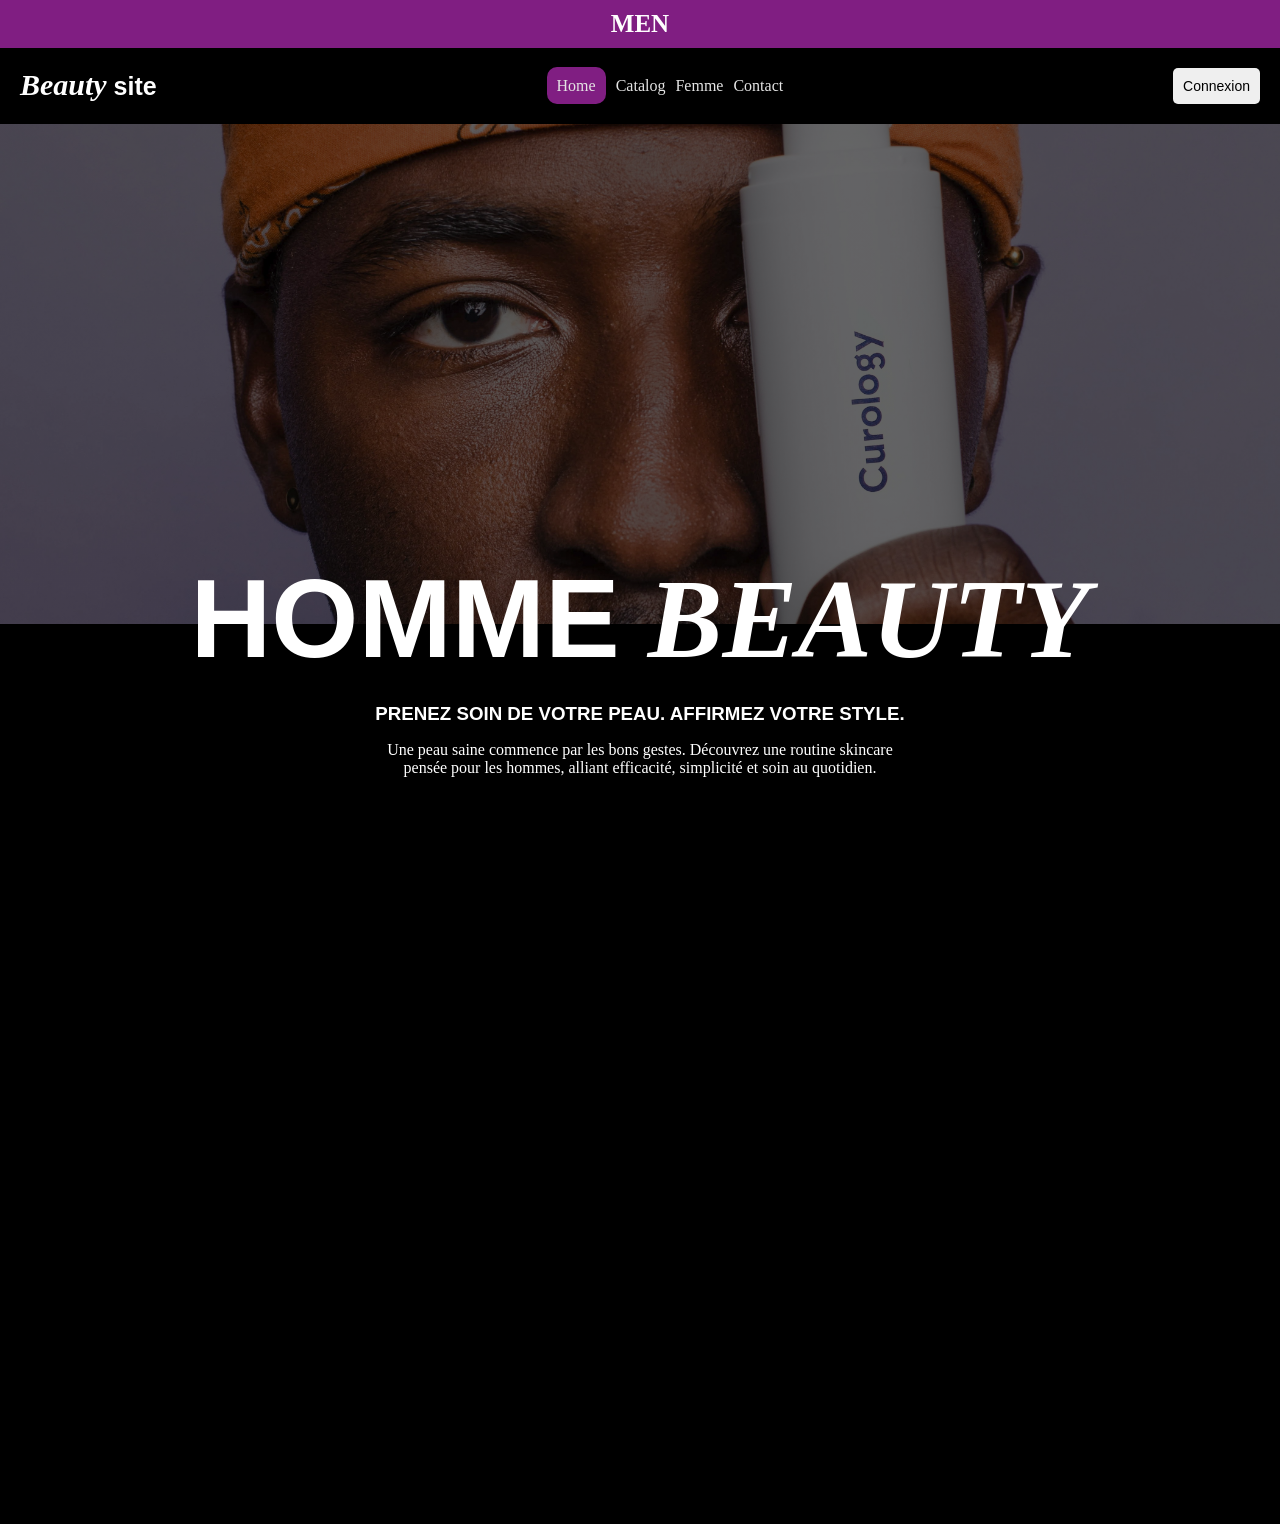
<file: Pages/Index.html>
<!DOCTYPE html>
<html lang="en">
<head>
    <meta charset="UTF-8">
    <meta name="viewport" content="width=device-width, initial-scale=1.0">
    <title>Beauty site</title>
    <link rel="stylesheet" href="/CSS/style.css">


</head>
<body>

    <header>

        <div>
            <h2>MEN</h2>
        </div>

        <nav>
           
            <h2><span>Beauty</span> site</h2>
            <ul>
                <li><a href="" class="active">Home</a></li>
                <li><a href="">Catalog</a></li>
                <li><a href="">Femme</a></li>
                <li><a href="">Contact</a></li>
            </ul>

                <button>Connexion</button>
        </nav>

    </header>

    <main>
        <section class="banner">
            <div>
                <!-- <h1>The<span>Beauty</span> Site</h1>
                <p>Lorem ipsum dolor sit amet consectetur adipisicing elit. 
                    Magnam tenetur repudiandae quo assumenda quaerat voluptatum dolores!
                     Delectus veniam quod aspernatur! 
                    Nulla adipisci modi error dignissimos ullam. Quos, provident ea? Sequi?

                    Lorem ipsum dolor sit amet consectetur adipisicing elit. 
                    
                
                </p>
                <button>Voir notre Catalog</button> -->
            </div>
        </section>

        <section class="part_principal">
            <h1><span>HOMME</span> BEAUTY</h1>

            <div>
               <h3>PRENEZ SOIN DE VOTRE PEAU. AFFIRMEZ VOTRE STYLE.</h3>
               <p>Une peau saine commence par les bons gestes. Découvrez une routine skincare pensée pour les hommes, alliant efficacité, simplicité et soin au quotidien.</p>
            </div>
        </section>
    </main>
    <footer></footer>
    
</body>
</html>
</file>
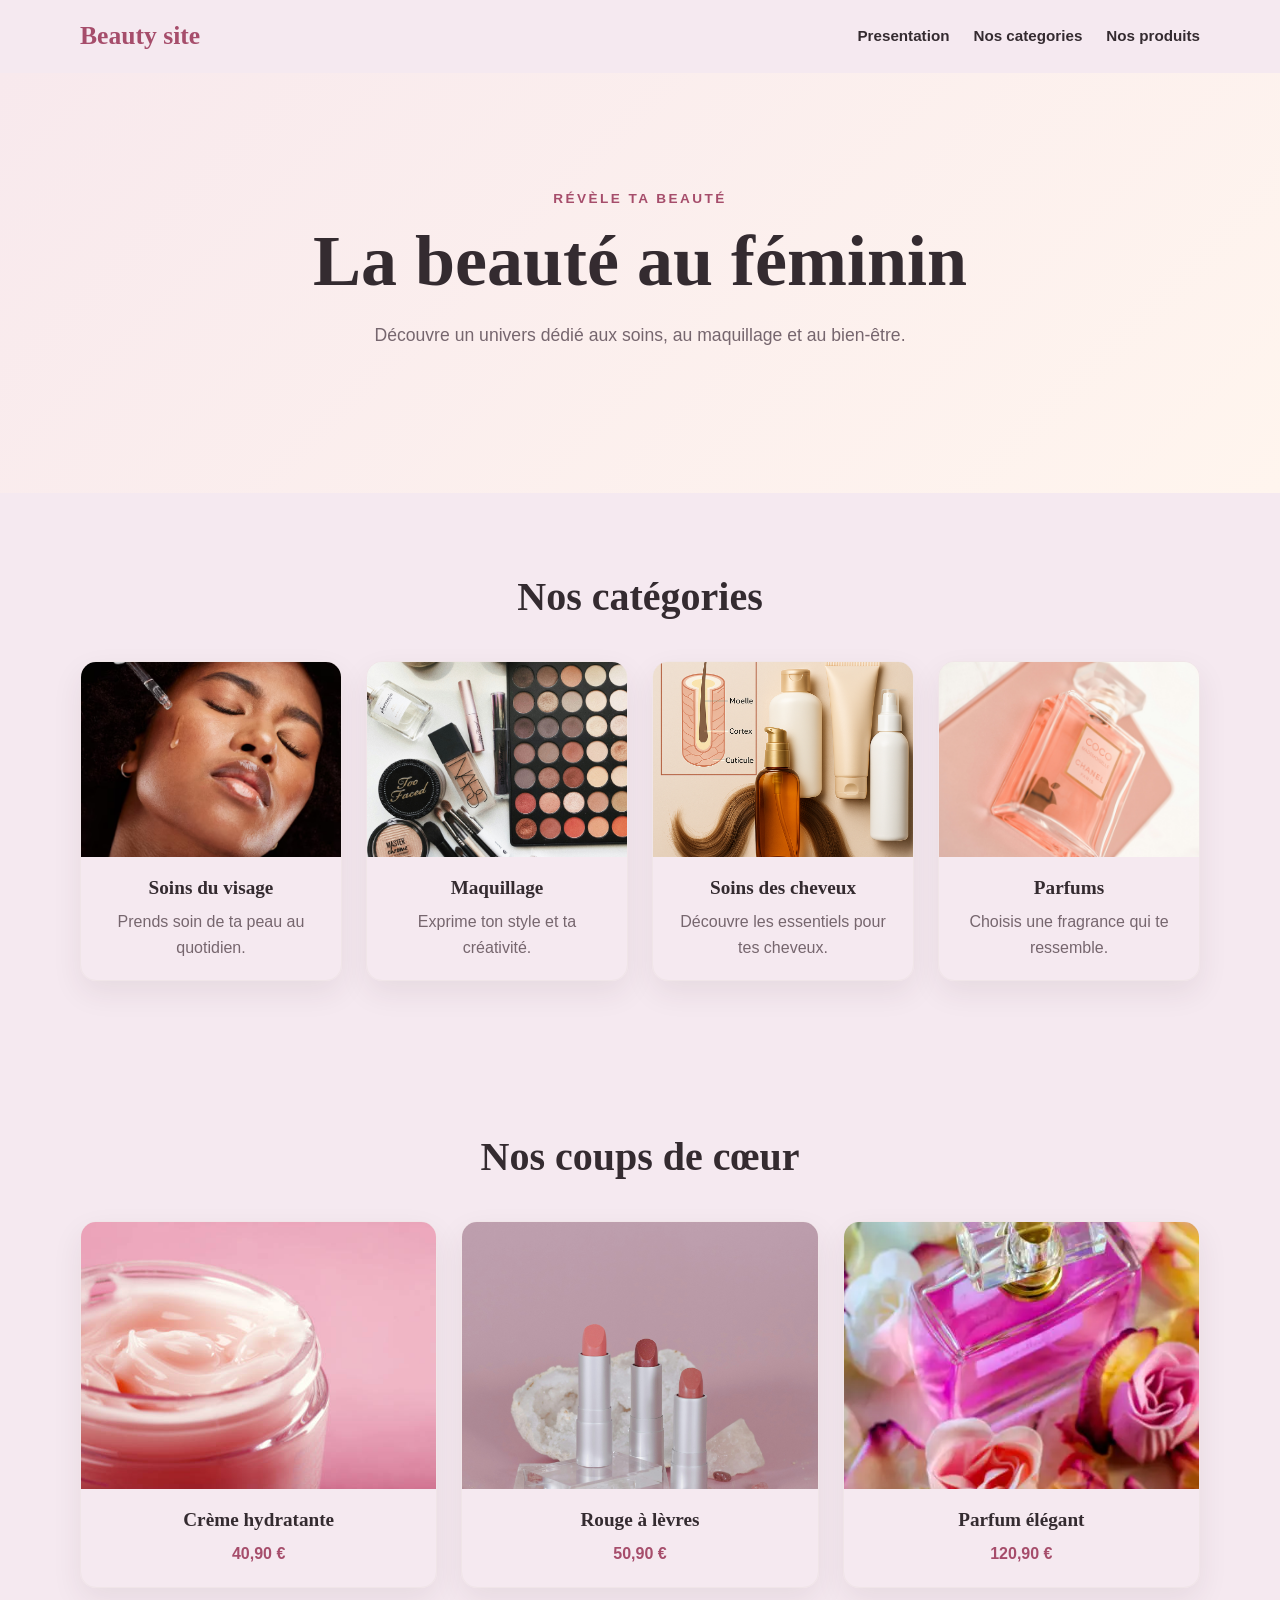
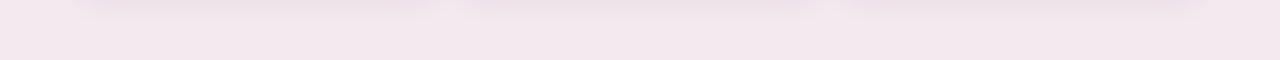
<file: bty.html>
<!DOCTYPE html>
<html lang="fr">
<head>
    <meta charset="UTF-8">
    <meta name="viewport" content="width=device-width, initial-scale=1.0">
    <title>Beauty-site_for woman</title>
    <link rel="stylesheet" href="css/bty.css">
</head>
<body>
<header>
    <h1>Beauty site</h1>
    <nav>
        <a href="Presentation"> Presentation</a>
        <a href="Nos categories">Nos categories</a>
        <a href="Nos produits">Nos produits</a>
    </nav>
   
</header>
<body>
<section id="presentation" class="banniere">
    <p class="slogan">RÉVÈLE TA BEAUTÉ</p>

    <h1>La beauté au féminin</h1>

    <p>
        Découvre un univers dédié aux soins,
        au maquillage et au bien-être.
    </p>

    
</section>

<section id="categories">
    <h2>Nos catégories</h2>

    <div class="categories">

        <article class="categorie">
            <img src="asset/img_soinvisage.avif"
                 alt="Produits de soins">
            <h3>Soins du visage</h3>
            <p>Prends soin de ta peau au quotidien.</p>
        </article>

        <article class="categorie">
            <img src="asset/img_maquillage.jpg"
                 alt="Produits de maquillage">
            <h3>Maquillage</h3>
            <p>Exprime ton style et ta créativité.</p>
        </article>

        <article class="categorie">
            <img src="asset/img_soin-cheveux.png"
                 alt="Produits capillaires">
            <h3>Soins des cheveux</h3>
            <p>Découvre les essentiels pour tes cheveux.</p>
        </article>

        <article class="categorie">
            <img src="asset/img_parfums.jpg"
                 alt="Flacons de parfum">
            <h3>Parfums</h3>
            <p>Choisis une fragrance qui te ressemble.</p>
        </article>

    </div>
</section>

<section id="produits">
    <h2>Nos coups de cœur</h2>

    <div class="produits">

     <article class="produit">
            <img src="asset/img_creme.jpg"
                 alt="Crème hydratante">
            <h3>Crème hydratante</h3>
            <p>40,90 €</p>
      </article>

        <article class="produit">
         <img src="asset/img_rouge a levre.jpg"
                 alt="Rouge à lèvres">
            <h3>Rouge à lèvres</h3>
            <p>50,90 €</p>
        </article>

  <article class="produit">
            <img src="asset/img_parfum_éléguant.webp"
                 alt="Flacon de parfum">
            <h3>Parfum élégant</h3>
            <p>120,90 €</p>
        </article>

    </div>
</section>

</body>
</html>
</file>
<file: CSS/style.css>
*{
    margin: 0;
    padding: 0;
    box-sizing: border-box;
    font-family: 'Times New Roman', Times, serif;
}

header{
    background-color: black;
    box-shadow: 1px 1px  rgb(85, 85, 85);
    
}

header div{
    width: 100%;
    display: flex;
    justify-content: center;
    background: rgb(128, 30, 130);
    padding: 10px;

}

header div h2{
    color: white;
    font-size: 25px;
}

nav{
    display: flex;
    justify-content: space-between;
    padding: 20px;
}

nav ul a {
    color: rgb(228, 228, 228);
    text-decoration: none;
}

nav h2 span{
    color: white;
    font-size: 30px;
    font-weight: 600;
    font-style: italic;
}
nav h2{
    color: white;
    font-size: 25px;
    font-weight: 600;
    font-family: Arial, Helvetica, sans-serif;
}

ul{
    display: flex;
    justify-content: center;
    align-items: center;
    list-style: none;
    gap: 10px;
}
li{
    color: rgb(228, 228, 228);
}
nav ul .active{
    width: auto;
    height: auto;
    padding: 10px;
    border: none;
    border-radius: 10px;
    background-color: rgb(128, 30, 130);
    cursor: pointer;
}

header button{
    width: auto;
    height: auto;
    padding: 10px;
    border: none;
    border-radius: 5px;
    font-family: Arial, Helvetica, sans-serif;
    font-size: 14px;
    cursor: pointer;
    
}

/* partie banner */

.banner{
    width: 100%;
    height: 500px;
    

}

.banner div {
    width: 100%;
    height: 500px;
    display: flex;
    flex-direction: column;
    justify-content:center;
    align-items: center;
    background: linear-gradient(
        rgba(0, 0, 0, 0.6),
        rgba(0, 0, 0, 0.6)
    ),
    url("/Asset/curology-WYU8DzFNaLo-unsplash.jpg");
    background-position: center;
    background-size: cover;
    background-repeat: no-repeat;
    background-attachment: fixed;

}

.banner div h1{
    font-size: 55px;
    font-family: Arial, Helvetica, sans-serif;
    color: white;
}

.banner div h1 span{
    font-family: 'Times New Roman', Times, serif;
    font-style: italic;
}

.banner div p{
    width: 50%;
    color: rgb(218, 218, 218);
    text-align: center;
    margin-top: 1rem;
}

.banner div button{
    width: auto;
    height: auto;
    padding: 10px 30px;
    border-radius: 5px;
    border: none;
    font-family: Arial, Helvetica, sans-serif;
    background-color:rgb(128, 30, 130);
    margin-top: 1rem;
    color: white;
    font-weight: 500;
    cursor: pointer;

}

.part_principal{
    position: relative;
    display: flex;
    justify-content: center;
    width: 100%;
    height: 100vh;
    background-color: black;

}

.part_principal h1{
    position: absolute;
    top: -70px;
    font-size: 7rem;
    font-weight: bold;
    color: white;
    font-style: italic;
    
}

.part_principal h1 span{
    font-style: normal;
    font-family: Arial, Helvetica, sans-serif;
}

.part_principal div{
    display: flex;
    justify-content: center;
    align-items: center;
    flex-direction: column;
    width: 100%;
    height: 200px;
}

.part_principal div h3{
    color: white;
    font-family: Arial, Helvetica, sans-serif;
    margin-top: 2rem;
}

.part_principal div p{
    width: 40%;
    color: white;
    text-align: center;
    margin-top: 1rem;
}
</file>
<file: css/bty.css>
:root {
    color-scheme: light;
    --couleur-texte: #342b30;
    --couleur-secondaire: #76666e;
    --couleur-accent: #a64d6b;
    --couleur-accent-foncee: #853b56;
    --couleur-fond: #fffaf8;
    --couleur-rose-clair: #f8e9ed;
    --couleur-blanc: #f5e9f0;
    --couleur-viollet: rgb(128,30,130);
    --ombre-douce: 0 12px 30px rgb(65 35 47 / 8%);
}

* {
    box-sizing: border-box;
}

html {
    scroll-behavior: smooth;
}

body {
    margin: 0;
    background: var(--couleur-blanc);
    color: var(--couleur-texte);
    font-family: "Segoe UI", Arial, sans-serif;
    line-height: 1.6;
}

a {
    color: inherit;
}

a:focus-visible {
    outline: 3px solid var(--couleur-accent);
    outline-offset: 4px;
}

header {
    display: flex;
    align-items: center;
    justify-content: space-between;
    gap: 1.5rem;
    padding: 1rem max(5%, calc((100% - 1120px) / 2));
    background: var(--couleur-blanc);
    box-shadow: 0 2px 14px rgba(205, 38, 105, 0.06);
}

header h1 {
    margin: 0;
    color: var(--couleur-accent);
    font-family: Georgia, "Times New Roman", serif;
    font-size: 1.6rem;
}

nav {
    display: flex;
    flex-wrap: wrap;
    gap: 1.5rem;
}

nav a {
    color: var(--couleur-texte);
    font-size: 0.95rem;
    font-weight: 600;
    text-decoration: none;
}

nav a:hover {
    color: var(--couleur-accent);
}

section {
    width: min(1120px, 90%);
    margin-inline: auto;
    padding-block: 4.5rem;
    scroll-margin-top: 1rem;
}

section h2 {
    margin: 0 0 2rem;
    color: var(--couleur-texte);
    font-family: Georgia, "Times New Roman", serif;
    font-size: clamp(1.8rem, 4vw, 2.5rem);
    text-align: center;
}

.banniere {
    width: 100%;
    min-height: 420px;
    display: flex;
    flex-direction: column;
    align-items: center;
    justify-content: center;
    padding: 5rem 5%;
    background: linear-gradient(135deg, #f8e9ed, #fff5ee);
    text-align: center;
}

.slogan {
    margin: 0 0 0.75rem;
    color: var(--couleur-accent);
    font-size: 0.85rem;
    font-weight: 700;
    letter-spacing: 0.18em;
}

.banniere h1 {
    margin: 0;
    font-family: Georgia, "Times New Roman", serif;
    font-size: clamp(2.5rem, 7vw, 4.5rem);
    line-height: 1.1;
}

.banniere > p:not(.slogan) {
    max-width: 560px;
    margin: 1.25rem 0 1.75rem;
    color: var(--couleur-secondaire);
    font-size: 1.1rem;
}

.bouton {
    display: inline-block;
    padding: 0.8rem 1.4rem;
    border-radius: 999px;
    background: var(--couleur-accent);
    color: var(--couleur-blanc);
    font-weight: 700;
    text-decoration: none;
    transition: background-color 160ms ease, transform 160ms ease;
}

.bouton:hover {
    transform: translateY(-2px);
    background: var(--couleur-accent-foncee);
}

.categories,
.produits {
    display: grid;
    grid-template-columns: repeat(auto-fit, minmax(min(100%, 220px), 1fr));
    gap: 1.5rem;
}

.categorie,
.produit {
    overflow: hidden;
    border: 1px solid #f0e5e8;
    border-radius: 16px;
    background: color var(--couleur-rose-clair);
    box-shadow: var(--ombre-douce);
    text-align: center;
}

.categorie {
    padding-bottom: 1.25rem;
}

.categorie img,
.produit img {
    display: block;
    width: 100%;
    aspect-ratio: 4 / 3;
    background: var(--couleur-rose-clair);
    color: var(--couleur-secondaire);
    object-fit: cover;
}

.categorie h3,
.produit h3 {
    margin: 1rem 1rem 0.35rem;
    font-family: Georgia, "Times New Roman", serif;
    font-size: 1.2rem;
}

.categorie p {
    margin: 0 1rem;
    color: var(--couleur-secondaire);
}

.produit p {
    margin: 0 1rem 1.25rem;
    color: var(--couleur-accent);
    font-weight: 700;
}

@media (max-width: 600px) {
    header {
        flex-direction: column;
        gap: 0.75rem;
        padding-block: 1rem;
    }

    nav {
        justify-content: center;
        gap: 0.75rem 1rem;
    }

    section {
        padding-block: 3rem;
    }

    .banniere {
        min-height: 360px;
    }
}

@media (prefers-reduced-motion: reduce) {
    html {
        scroll-behavior: auto;
    }

    *,
    *::before,
    *::after {
        transition-duration: 0.01ms !important;
    }
}
</file>
